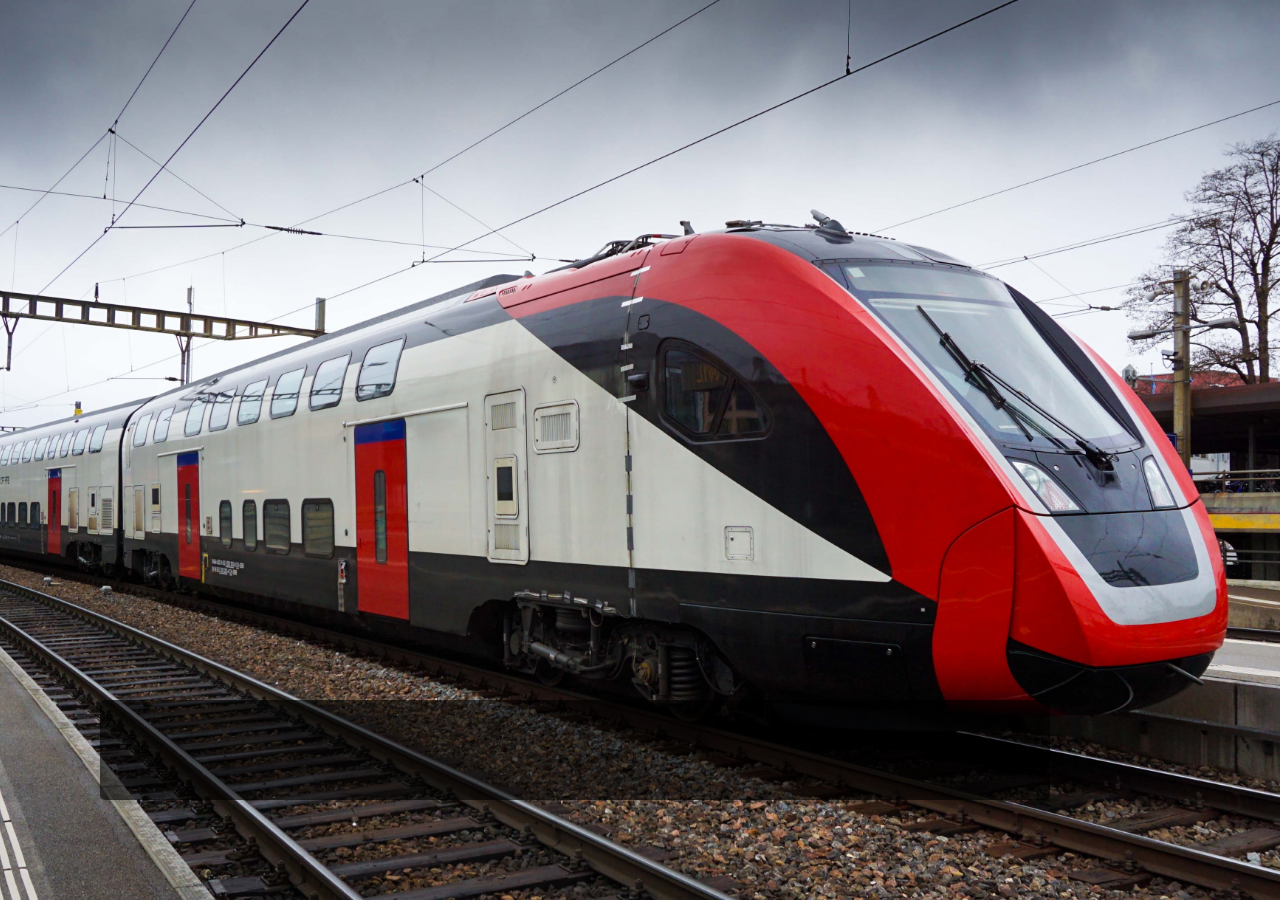
<file: wetter/index.html>
<!DOCTYPE html>
<html>
<head>
    <meta charset="UTF-8">
    <title>simpleWeather.demo.js v3.1.0</title>
    <script src="http://s.codepen.io/assets/libs/modernizr.js" type="text/javascript"></script>

    <link href='http://fonts.googleapis.com/css?family=Open+Sans:400,300' rel='stylesheet' type='text/css'>
    <link rel="stylesheet" href="./font/font.css">
    <link rel="stylesheet" type="text/css" href="./css/style.css">
</head>

<body>
<!-- Docs at http://http://simpleweatherjs.com -->
<div id="weather"></div>
<script src='js/jquery.min.js'></script>
<script src='js/jquery.simpleWeather.min.js'></script>

<script src="js/index.js"></script>

</body>
</html>
</file>
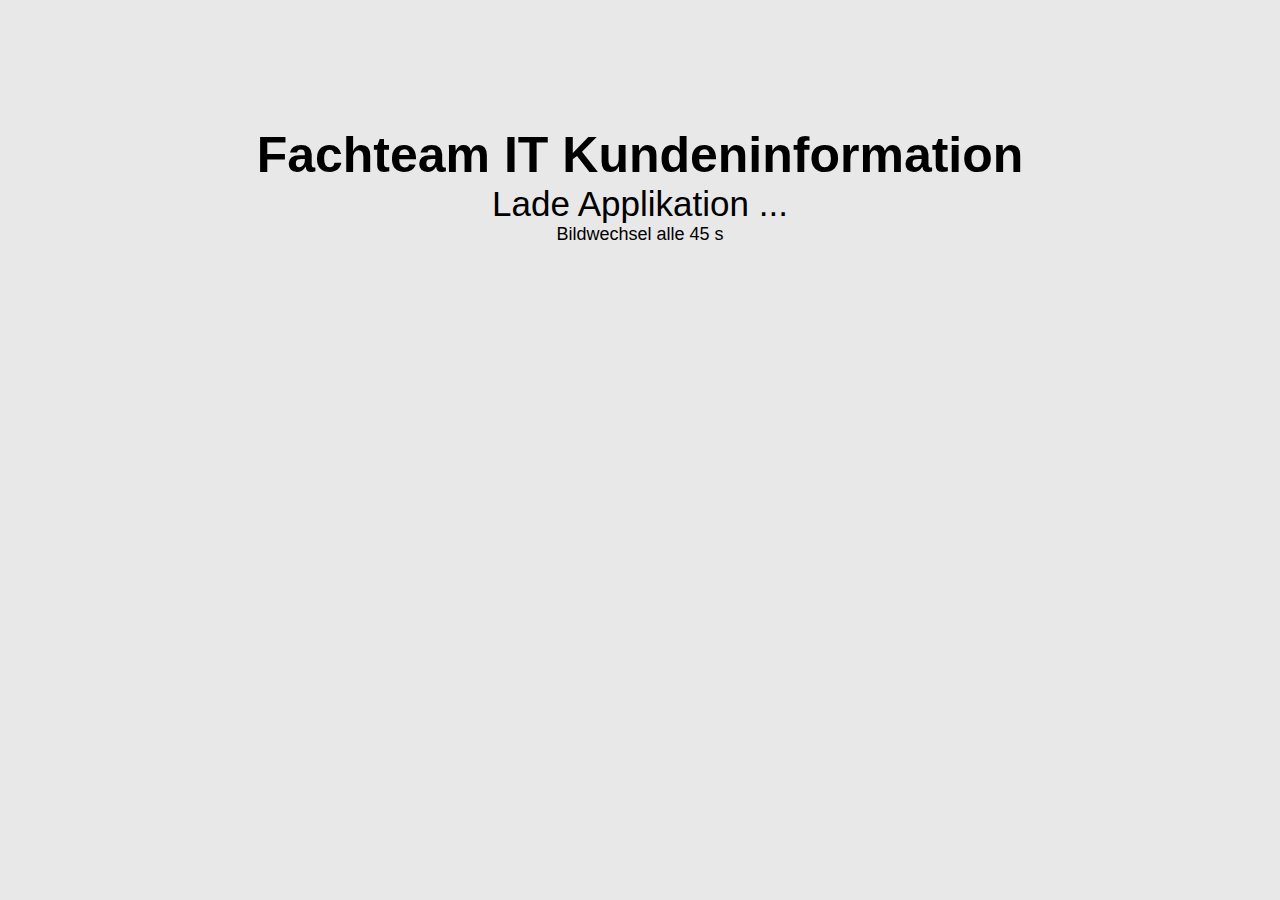
<file: start.html>
<!DOCTYPE html>
<html>
<head>
    <title>Slider@EigerV1</title>
    <link rel="stylesheet" type="text/css" href="./assets/style.css">
</head>
<body>

    <div class="loading-nag-container">
        <span id="loading-nag-title" class="loading-nag-title"></span><br/>
        <span id="loading-nag-text" class="loading-nag-text"></span><br/>
        <span id="refresh-rate" class="refresh-rate-nag"></span>
    </div>

    <div class="night-shift-shutter" id="night-shift-shutter"></div>

    <script src="assets/jquery.js" charset="utf-8"></script>
    <script src="assets/rotator/rotator.config.js" type="text/javascript"></script>
    <script src="assets/rotator/rotator.class.js" type="text/javascript"></script>
    <script type="text/javascript">
        $('body').ready(function () {

        // Anlegen von versteckten iFrames für jeden Link. Somit werden alle Daten vorgeladen
        url.forEach(createiFrame);

        function createiFrame(item,index) {
            $('body').append($('<iframe class="link-container" id="frame' + index + '" src="' + item + '">Browser does not support iframes.</iframe>'));
            $('#frame' + index).hide();
            console.log('Frame with url ' + item + ' created');
        }


        var rotator = new Rotator(0,url.length,url,frame_intervall,log_to_console,nightshift_start,nightshift_end);
        rotator.runner();
    });
</script>
</body>
</html>
</file>
<file: wetter/font/font.css>
/* This stylesheet generated by Transfonter (https://transfonter.org) on March 6, 2017 6:22 AM */

@font-face {
	font-family: 'weather';
	src: url('artillcleanweathericons-Regular.eot');
	font-weight: normal;
	font-style: normal;
}
@font-face {
	font-family: 'weather';
	src: url([data-uri]) format('woff2'),
		url([data-uri]) format('woff'),
		url('artillcleanweathericons-Regular.ttf') format('truetype'),
		url('artillcleanweathericons-Regular.svg#artillcleanweathericons-Regular') format('svg');
	font-weight: normal;
	font-style: normal;
}
</file>
<file: wetter/css/style.css>
/*
  Docs at http://http://simpleweatherjs.com

  Look inspired by http://www.degreees.com/
  Used for demo purposes.

  Weather icon font from http://fonts.artill.de/collection/artill-weather-icons

  DO NOT hotlink the assets/font included in this demo. If you wish to use the same font icon then download it to your local assets at the link above. If you use the links below odds are at some point they will be removed and your version will break.
  */

  @font-face {
    font-family: 'weather';
    src: url('https://s3-us-west-2.amazonaws.com/s.cdpn.io/93/artill_clean_icons-webfont.eot');
    src: url('https://s3-us-west-2.amazonaws.com/s.cdpn.io/93/artill_clean_icons-webfont.eot?#iefix') format('embedded-opentype'),
    url('https://s3-us-west-2.amazonaws.com/s.cdpn.io/93/artill_clean_icons-webfont.woff') format('woff'),
    url('https://s3-us-west-2.amazonaws.com/s.cdpn.io/93/artill_clean_icons-webfont.ttf') format('truetype'),
    url('https://s3-us-west-2.amazonaws.com/s.cdpn.io/93/artill_clean_icons-webfont.svg#artill_clean_weather_iconsRg') format('svg');
    font-weight: normal;
    font-style: normal;
  }

  html {
    width: 100%;
    height: 100%;
    background: #1192d3 url(./twindexx.jpg) no-repeat bottom right;
    background-size: cover;
  }

  body {
    padding: 45px 0;
    font: 13px 'Open Sans', "Helvetica Neue", Helvetica, Arial, "Lucida Grande", sans-serif;
  }

  #weather {
    width: 500px;
    margin: 0px auto;
    text-align: center;
    text-transform: uppercase;
  }

  i {
    color: #fff;
    font-family: weather;
    font-size: 150px;
    font-weight: normal;
    font-style: normal;
    line-height: 1.0;
    text-transform: none;
  }

  .icon-0:before { content: ":"; }
  .icon-1:before { content: "p"; }
  .icon-2:before { content: "S"; }
  .icon-3:before { content: "Q"; }
  .icon-4:before { content: "S"; }
  .icon-5:before { content: "W"; }
  .icon-6:before { content: "W"; }
  .icon-7:before { content: "W"; }
  .icon-8:before { content: "W"; }
  .icon-9:before { content: "I"; }
  .icon-10:before { content: "W"; }
  .icon-11:before { content: "I"; }
  .icon-12:before { content: "I"; }
  .icon-13:before { content: "I"; }
  .icon-14:before { content: "I"; }
  .icon-15:before { content: "W"; }
  .icon-16:before { content: "I"; }
  .icon-17:before { content: "W"; }
  .icon-18:before { content: "U"; }
  .icon-19:before { content: "Z"; }
  .icon-20:before { content: "Z"; }
  .icon-21:before { content: "Z"; }
  .icon-22:before { content: "Z"; }
  .icon-23:before { content: "Z"; }
  .icon-24:before { content: "E"; }
  .icon-25:before { content: "E"; }
  .icon-26:before { content: "3"; }
  .icon-27:before { content: "a"; }
  .icon-28:before { content: "A"; }
  .icon-29:before { content: "a"; }
  .icon-30:before { content: "A"; }
  .icon-31:before { content: "6"; }
  .icon-32:before { content: "1"; }
  .icon-33:before { content: "6"; }
  .icon-34:before { content: "1"; }
  .icon-35:before { content: "W"; }
  .icon-36:before { content: "1"; }
  .icon-37:before { content: "S"; }
  .icon-38:before { content: "S"; }
  .icon-39:before { content: "S"; }
  .icon-40:before { content: "M"; }
  .icon-41:before { content: "W"; }
  .icon-42:before { content: "I"; }
  .icon-43:before { content: "W"; }
  .icon-44:before { content: "a"; }
  .icon-45:before { content: "S"; }
  .icon-46:before { content: "U"; }
  .icon-47:before { content: "S"; }

  #weather{
    width:850px;
    position: fixed;
    bottom: 100px;
    left: 100px;
    background: rgba(0,0,0,0.6);
    padding: 50px;
    border-radius: 5px;
  }

  #weather h2 {
    margin: 0 0 8px;
    color: #fff;
    font-size: 100px;
    font-weight: 300;
    text-align: center;
    text-shadow: 0px 1px 3px rgba(0, 0, 0, 0.15);
  }

  #weather ul {
    margin: 0;
    padding: 0;
  }

  #weather li {
    background: #E6E6E6 !important;
    background: rgba(255,255,255,0.90);
    padding: 20px;
    display: inline-block;
    border-radius: 5px;
    font-size: 25px !important;
  }

  #weather .currently {
    margin: 0 20px;
  }
</file>
<file: assets/style.css>
body {
    background-color: #e8e8e8;
}

.loading-nag-container {
    font-family: Arial;
    position: relative;
    margin-top: 10%;
    text-align: center;
}

.loading-nag-title {
    font-size: 50px;
    font-weight: 700;
}

.loading-nag-text {
    font-size: 35px;
}

.refresh-rate-nag {
    font-size: 18px;
}

.link-container {
    position: fixed;
    top: 0px;
    left: 0px;
    bottom: 0px;
    right: 0px;
    width: 100%;
    height: 100%;
    border: none;
    margin: 0;
    padding: 0;
    overflow: hidden;
    z-index: 10;
}

.night-shift-shutter {
    position: fixed;
    top: 0px;
    left: 0px;
    bottom: 0px;
    right: 0px;
    width: 100%;
    height: 100%;
    border: none;
    margin: 0;
    padding: 0;
    overflow: hidden;
    z-index: 50;
}
</file>
